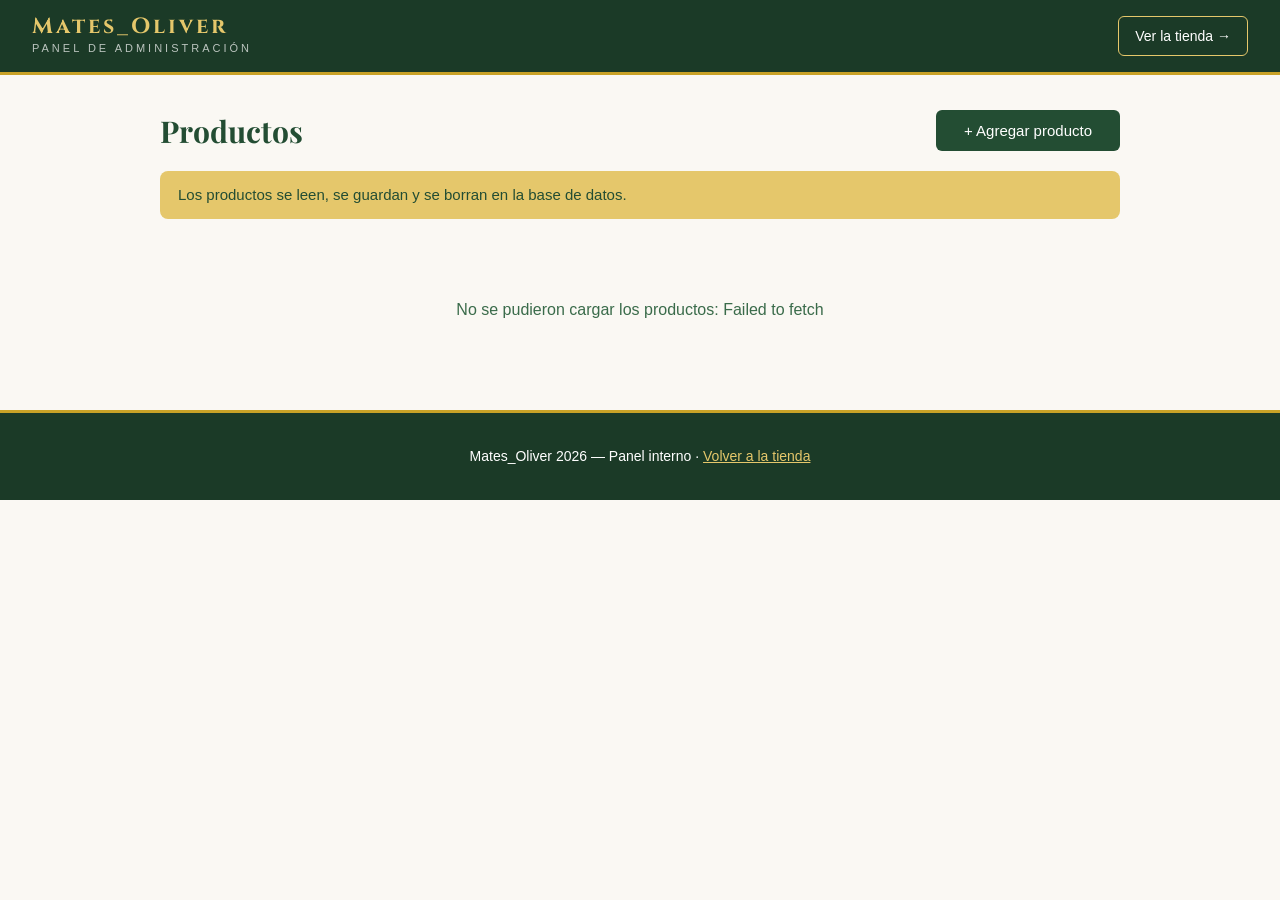
<file: admin.html>
﻿<!DOCTYPE html>
<html lang="es">
<head>
  <meta charset="UTF-8">
  <meta name="viewport" content="width=device-width, initial-scale=1.0">
  <title>Panel de administración - Mates_Oliver</title>
  <link href="https://fonts.googleapis.com/css2?family=Cinzel:wght@700&family=Playfair+Display:wght@700&display=swap" rel="stylesheet">
  <link rel="stylesheet" href="style.css">
</head>
<body>

  <!-- Header propio del panel: no lleva el menú de la tienda porque
       el admin no compra, administra. -->
  <header class="admin-header">
    <a class="admin-marca" href="admin.html">
      <h1>Mates_Oliver</h1>
      <span>Panel de administración</span>
    </a>
    <a class="admin-volver" href="index.html">Ver la tienda →</a>
  </header>

  <main class="admin-main">
    <section>

      <div class="admin-titulo">
        <h2>Productos</h2>
        <button type="button" id="boton-agregar" class="admin-boton-agregar"
                aria-expanded="false" aria-controls="form-producto">
          + Agregar producto
        </button>
      </div>

      <p class="aviso-panel">
        Los productos se leen, se guardan y se borran en la base de datos.
      </p>

      <!-- Arranca escondido: el CSS lo muestra cuando tiene la clase abierto. -->
      <form id="form-producto" class="form-panel admin-formulario" action="#" method="post">

        <fieldset class="grupo-campos">
          <legend>Datos del producto</legend>

          <div class="campo">
            <label for="producto-nombre">Nombre del producto</label>
            <input type="text" id="producto-nombre" name="nombre" required
                   autocomplete="off" placeholder="Mate Comando claro">
          </div>

          <div class="campo">
            <label for="producto-categoria">Categoría</label>
            <select id="producto-categoria" name="categoria" required>
              <option value="mates-calabaza">Mates de calabaza</option>
              <option value="mates-madera">Mates de madera</option>
              <option value="bombillas-alpaca">Bombillas de alpaca</option>
              <option value="yerbas">Yerbas</option>
              <option value="termos">Termos</option>
            </select>
          </div>

          <div class="campo">
            <label for="producto-especialidad">Especialidad o marca</label>
            <input type="text" id="producto-especialidad" name="especialidad" required
                   autocomplete="off" placeholder="Comando">
          </div>

          <div class="campo">
            <label for="producto-color">Color (solo mates)</label>
            <input type="text" id="producto-color" name="color"
                   autocomplete="off" placeholder="Claro">
          </div>

          <div class="campo ancho-total">
            <label for="producto-descripcion">Descripción</label>
            <textarea id="producto-descripcion" name="descripcion" rows="3" required
                      placeholder="Calabaza forrada en cuero, virola de alpaca."></textarea>
          </div>

        </fieldset>

        <fieldset class="grupo-campos">
          <legend>Precios, stock y foto</legend>

          <div class="campo">
            <label for="producto-precio-lista">Precio de lista</label>
            <input type="number" id="producto-precio-lista" name="precio-lista"
                   required min="0" placeholder="85000">
          </div>

          <div class="campo">
            <label for="producto-precio-final">Precio final</label>
            <input type="number" id="producto-precio-final" name="precio-final"
                   required min="0" placeholder="68000">
          </div>

          <div class="campo">
            <label for="producto-stock">Stock</label>
            <input type="number" id="producto-stock" name="stock"
                   required min="0" placeholder="5">
          </div>

          <div class="campo">
            <label for="producto-foto">Ruta o URL de la foto</label>
            <input type="text" id="producto-foto" name="foto" required
                   placeholder="fotos/mate-comando-claro.jpeg">
          </div>

        </fieldset>

        <div class="ancho-total">
          <button type="submit">Guardar producto</button>
        </div>

      </form>

      <!-- Queda afuera del form: así se sigue viendo cuando el form se cierra. -->
      <p id="aviso-admin" class="admin-aviso" role="status" aria-live="polite"></p>

      <ul id="lista-productos" class="admin-lista">
      </ul>

    </section>
  </main>

  <footer class="admin-footer">
    <p>Mates_Oliver 2026 — Panel interno · <a href="index.html">Volver a la tienda</a></p>
  </footer>

  <script src="admin.js"></script>
</body>
</html>
</file>
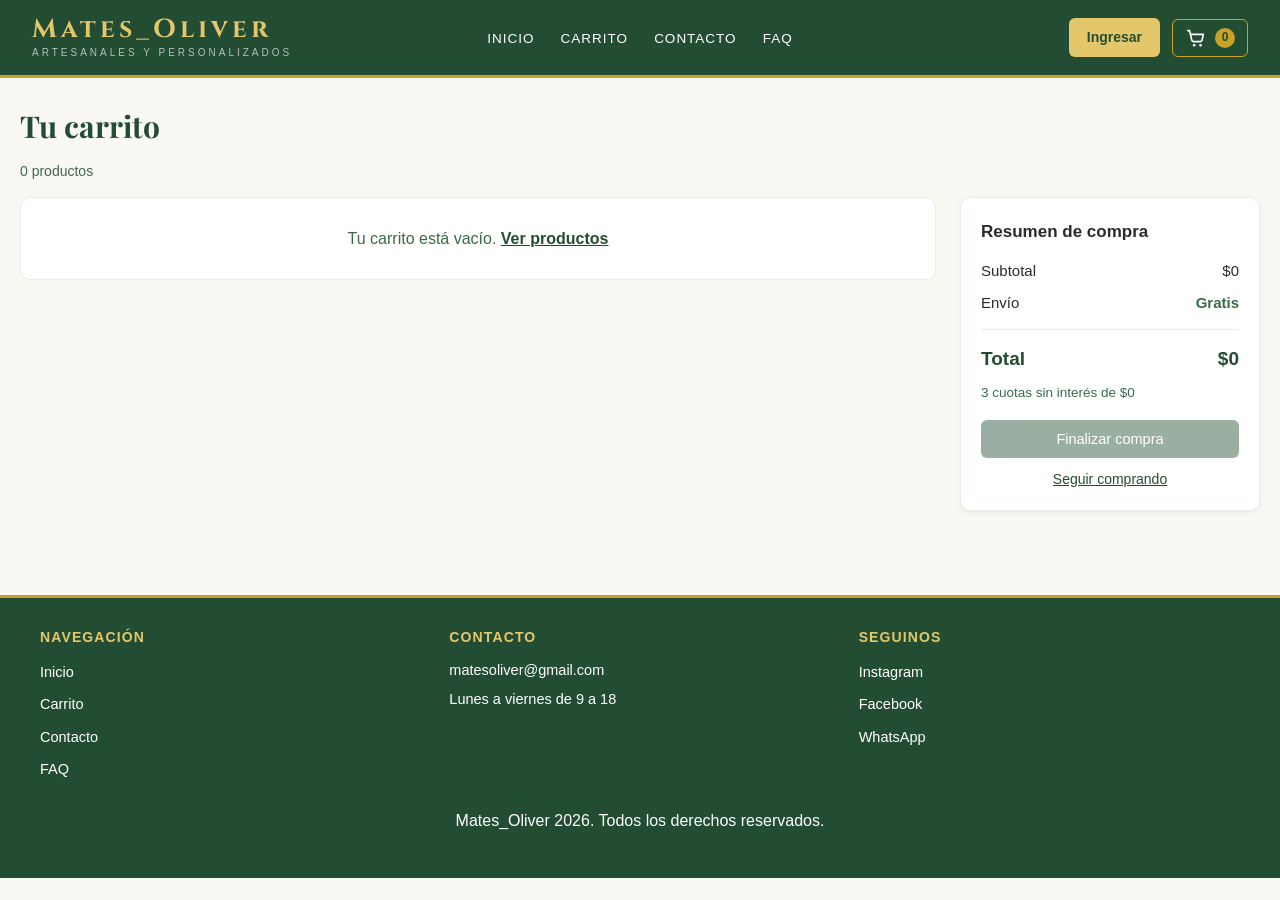
<file: carrito.html>
﻿<!DOCTYPE html>
<html lang="es">
<head>
  <meta charset="UTF-8">
  <meta name="viewport" content="width=device-width, initial-scale=1.0">
  <title>Carrito - Mates_Oliver</title>
  <link href="https://fonts.googleapis.com/css2?family=Cinzel:wght@700&family=Playfair+Display:wght@700&display=swap" rel="stylesheet">
  <link rel="stylesheet" href="style.css">
</head>
<body>

  <header>

    <div class="barra-superior">

      <a class="marca" href="index.html">
        <h1>Mates_Oliver</h1>
        <span class="marca-lema">Artesanales y personalizados</span>
      </a>

      <nav>
        <ul>
          <li><a href="index.html">Inicio</a></li>
          <li><a href="carrito.html">Carrito</a></li>
          <li><a href="contacto.html">Contacto</a></li>
          <li><a href="faq.html">FAQ</a></li>
        </ul>
      </nav>

      <div class="acciones">

        <a class="boton-sesion" href="login.html">Ingresar</a>

        <a class="carrito-link" href="carrito.html">
          <svg class="icono-carrito" viewBox="0 0 24 24" aria-hidden="true">
            <path d="M3 4h2l2.4 10.4a2 2 0 0 0 2 1.6h7.2a2 2 0 0 0 2-1.6L20 8H7"/>
            <circle cx="10" cy="20" r="1.4"/>
            <circle cx="17" cy="20" r="1.4"/>
          </svg>
          <span class="carrito-numero">0</span>
          <span class="oculto">productos en el carrito</span>
        </a>

      </div>

    </div>

  </header>

  <main>
    <section class="carrito">

      <h2>Tu carrito</h2>
      <p class="carrito-cantidad">0 productos</p>

      <div class="carrito-columnas">

        <!-- Vacia a proposito: carrito.js la llena con lo que hay en localStorage. -->
        <div class="carrito-lista"></div>

        <div class="resumen">

          <h3>Resumen de compra</h3>

          <p class="linea"><span>Subtotal</span><span id="subtotal">$0</span></p>
          <p class="linea"><span>Envío</span><span class="gratis">Gratis</span></p>
          <p class="linea total"><span>Total</span><span id="total">$0</span></p>

          <p class="cuotas">3 cuotas sin interés de $0</p>

          <button type="button" class="boton-comprar">Finalizar compra</button>
          <a class="seguir" href="index.html">Seguir comprando</a>

        </div>

      </div>

    </section>
  </main>

  <footer>

  <div class="pie-columnas">

    <div>
      <h3>Navegación</h3>
      <ul>
        <li><a href="index.html">Inicio</a></li>
        <li><a href="carrito.html">Carrito</a></li>
        <li><a href="contacto.html">Contacto</a></li>
        <li><a href="faq.html">FAQ</a></li>
      </ul>
    </div>

    <div>
      <h3>Contacto</h3>
      <p>matesoliver@gmail.com</p>
      <p>Lunes a viernes de 9 a 18</p>
    </div>

    <div>
      <h3>Seguinos</h3>
      <ul>
        <li><a href="https://www.instagram.com">Instagram</a></li>
        <li><a href="https://www.facebook.com">Facebook</a></li>
        <li><a href="https://wa.me/">WhatsApp</a></li>
      </ul>
    </div>

  </div>

  <p>Mates_Oliver 2026. Todos los derechos reservados.</p>

</footer>

  <!-- Ventana de pago. Reusa .fondo-ficha y .ficha de la tienda, así
       que el fondo oscuro, la animación y la × ya vienen hechos. -->
  <div class="fondo-ficha" id="fondo-pago">
    <div class="ficha ficha-pago">
      <button class="cerrar-ficha" type="button" aria-label="Cerrar pago">&times;</button>

      <!-- Parte 1: el formulario, en tres pasos como en las tiendas
           online: tus datos, la entrega y el pago. -->
      <form class="form-pago" id="form-pago">
        <h3 class="ficha-titulo">Finalizar compra</h3>
        <p class="ficha-subtitulo">Total a pagar: <strong id="pago-total">$0</strong></p>

        <p class="aviso-pago">
          Es una simulación: no se cobra nada y los datos no se guardan.
          Usá datos inventados, nunca los de una tarjeta de verdad.
        </p>

        <fieldset class="grupo-pago">
          <legend>1. Tus datos</legend>

          <div class="campo">
            <label for="comprador-nombre">Nombre y apellido</label>
            <input type="text" id="comprador-nombre" name="nombre" required
                   autocomplete="name" placeholder="Juan Pérez">
          </div>

          <div class="campo">
            <label for="comprador-email">Email</label>
            <input type="email" id="comprador-email" name="email" required
                   autocomplete="email" placeholder="juan@ejemplo.com">
          </div>

          <div class="pago-fila">
            <div class="campo">
              <label for="comprador-telefono">Teléfono</label>
              <input type="tel" id="comprador-telefono" name="telefono" required
                     autocomplete="tel" pattern="[0-9 +\-]{8,20}"
                     title="Solo números, espacios, + o guiones"
                     placeholder="11 2345 6789">
            </div>

            <div class="campo">
              <label for="comprador-dni">DNI</label>
              <input type="text" id="comprador-dni" name="dni" required
                     inputmode="numeric" maxlength="8" pattern="[0-9]{7,8}"
                     title="7 u 8 números, sin puntos" placeholder="30123456">
            </div>
          </div>
        </fieldset>

        <fieldset class="grupo-pago">
          <legend>2. Entrega</legend>

          <div class="opciones-entrega">
            <label class="opcion-entrega">
              <input type="radio" name="entrega" id="entrega-envio" value="envio" checked>
              <span>Envío a domicilio</span>
              <span class="gratis">Gratis</span>
            </label>

            <label class="opcion-entrega">
              <input type="radio" name="entrega" id="entrega-retiro" value="retiro">
              <span>Retiro en el local</span>
              <span class="gratis">Gratis</span>
            </label>
          </div>

          <!-- Un fieldset con disabled saca a sus campos de la validación:
               si retira en el local, no le pedimos la dirección. -->
          <fieldset class="zona-direccion" id="zona-direccion">

            <div class="pago-fila">
              <div class="campo">
                <label for="envio-calle">Calle</label>
                <input type="text" id="envio-calle" name="calle" required
                       autocomplete="address-line1" placeholder="Av. Rivadavia">
              </div>

              <div class="campo">
                <label for="envio-numero">Número</label>
                <input type="text" id="envio-numero" name="numero-calle" required
                       inputmode="numeric" pattern="[0-9]{1,6}"
                       title="Solo números" placeholder="5000">
              </div>
            </div>

            <div class="pago-fila">
              <div class="campo">
                <label for="envio-piso">Piso / Depto (opcional)</label>
                <input type="text" id="envio-piso" name="piso"
                       autocomplete="address-line2" placeholder="3° B">
              </div>

              <div class="campo">
                <label for="envio-cp">Código postal</label>
                <input type="text" id="envio-cp" name="codigo-postal" required
                       autocomplete="postal-code" maxlength="8"
                       pattern="[A-Za-z0-9]{4,8}" title="Entre 4 y 8 letras o números"
                       placeholder="1406">
              </div>
            </div>

            <div class="pago-fila">
              <div class="campo">
                <label for="envio-ciudad">Ciudad</label>
                <input type="text" id="envio-ciudad" name="ciudad" required
                       autocomplete="address-level2" placeholder="Caballito">
              </div>

              <div class="campo">
                <label for="envio-provincia">Provincia</label>
                <select id="envio-provincia" name="provincia" required>
                  <option value="">Elegí una</option>
                  <option>Buenos Aires</option>
                  <option>Ciudad de Buenos Aires</option>
                  <option>Catamarca</option>
                  <option>Chaco</option>
                  <option>Chubut</option>
                  <option>Córdoba</option>
                  <option>Corrientes</option>
                  <option>Entre Ríos</option>
                  <option>Formosa</option>
                  <option>Jujuy</option>
                  <option>La Pampa</option>
                  <option>La Rioja</option>
                  <option>Mendoza</option>
                  <option>Misiones</option>
                  <option>Neuquén</option>
                  <option>Río Negro</option>
                  <option>Salta</option>
                  <option>San Juan</option>
                  <option>San Luis</option>
                  <option>Santa Cruz</option>
                  <option>Santa Fe</option>
                  <option>Santiago del Estero</option>
                  <option>Tierra del Fuego</option>
                  <option>Tucumán</option>
                </select>
              </div>
            </div>

            <div class="campo">
              <label for="envio-indicaciones">Indicaciones para el envío (opcional)</label>
              <textarea id="envio-indicaciones" name="indicaciones" rows="2"
                        placeholder="Entre calles, timbre, horario en que hay alguien..."></textarea>
            </div>

          </fieldset>

          <p class="retiro-info">
            Te avisamos por email cuando tu pedido esté listo para retirar.
            Horario: lunes a viernes de 9 a 18.
          </p>
        </fieldset>

        <fieldset class="grupo-pago">
          <legend>3. Pago con tarjeta</legend>

          <div class="campo">
            <label for="pago-titular">Nombre como figura en la tarjeta</label>
            <input type="text" id="pago-titular" name="titular" required
                   autocomplete="off" pattern="[A-Za-zÁÉÍÓÚáéíóúÑñ ]{3,}"
                   title="Solo letras y espacios"
                   placeholder="JUAN PEREZ">
          </div>

          <div class="campo">
            <label for="pago-numero">Número de tarjeta</label>
            <input type="text" id="pago-numero" name="numero" required
                   autocomplete="off" inputmode="numeric" maxlength="16"
                   pattern="[0-9]{16}" title="16 números, sin espacios"
                   placeholder="4000000000000000">
          </div>

          <div class="pago-fila">
            <div class="campo">
              <label for="pago-vencimiento">Vencimiento</label>
              <input type="text" id="pago-vencimiento" name="vencimiento" required
                     autocomplete="off" maxlength="5"
                     pattern="(0[1-9]|1[0-2])/[0-9]{2}" title="Mes y año: MM/AA"
                     placeholder="MM/AA">
            </div>

            <div class="campo">
              <label for="pago-codigo">Código de seguridad</label>
              <input type="text" id="pago-codigo" name="codigo" required
                     autocomplete="off" inputmode="numeric" maxlength="4"
                     pattern="[0-9]{3,4}" title="3 o 4 números"
                     placeholder="123">
            </div>
          </div>

          <div class="campo">
            <label for="pago-cuotas">Cuotas</label>
            <!-- El texto de cada opción lo completa carrito.js con el total. -->
            <select id="pago-cuotas" name="cuotas">
              <option value="1">1 pago</option>
              <option value="3">3 cuotas sin interés</option>
            </select>
          </div>
        </fieldset>

        <p id="estado-pago" class="estado-pago" role="status" aria-live="polite"></p>

        <button type="submit" class="boton-comprar">Pagar</button>
      </form>

      <!-- Parte 2: el comprobante. Se ve cuando la ficha tiene la clase aprobado. -->
      <div class="pago-aprobado">
        <h3 class="ficha-titulo">¡Pago aprobado!</h3>
        <p class="ficha-subtitulo">Pedido <strong id="numero-pedido"></strong></p>

        <!-- carrito.js arma una línea por cada dato del pedido. -->
        <ul class="comprobante" id="comprobante"></ul>

        <p class="comprobante-nota">Guardá el número de pedido para cualquier consulta.</p>
        <a class="boton-comprar" href="index.html">Volver a la tienda</a>
      </div>

    </div>
  </div>

<script src="carrito-guardado.js"></script>
    <script src="carrito.js"></script>
</body>
</html>
</file>
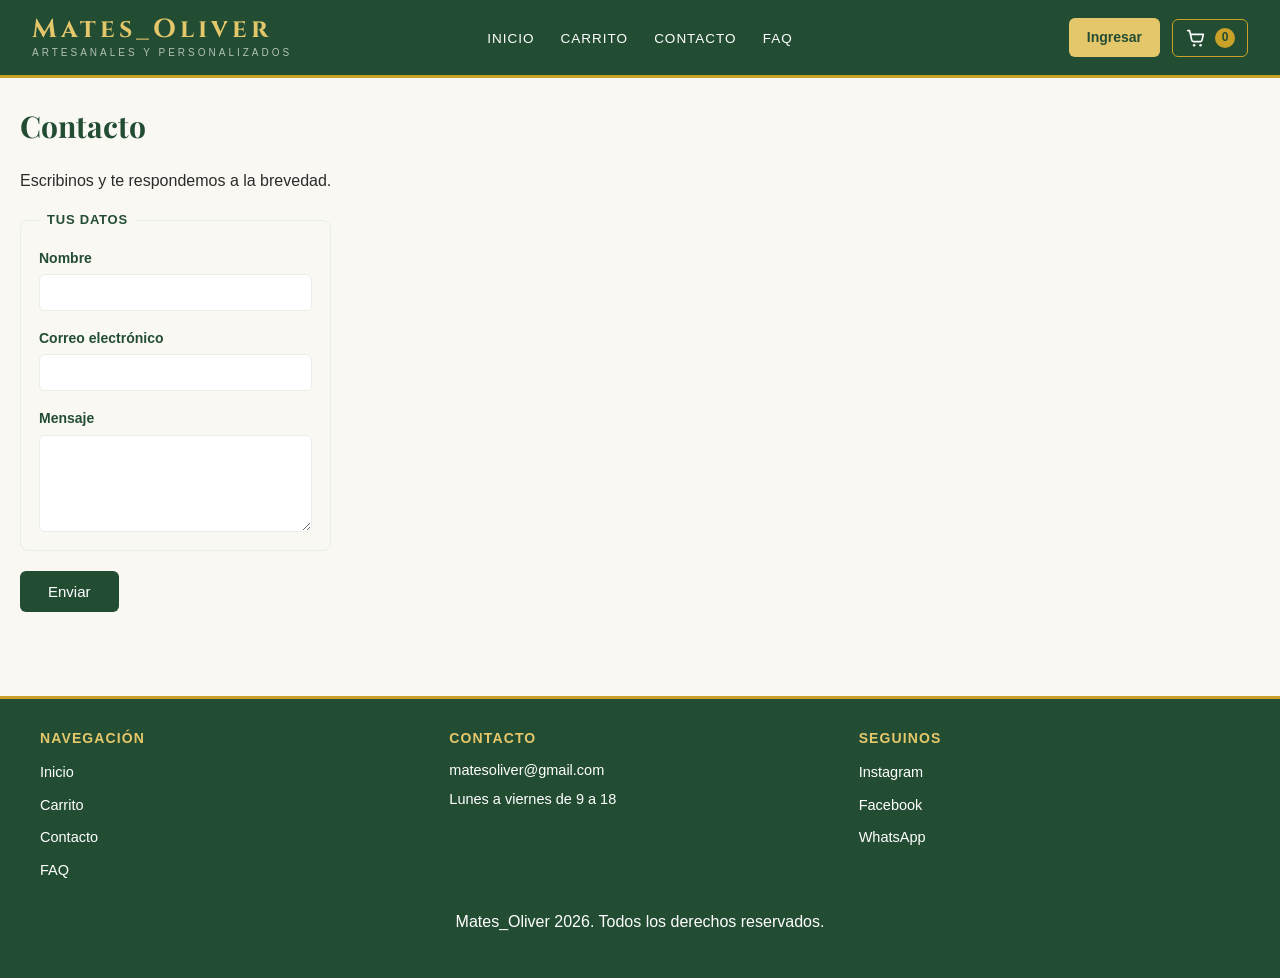
<file: contacto.html>
﻿<!DOCTYPE html>
<html lang="es">
<head>
  <meta charset="UTF-8">
  <meta name="viewport" content="width=device-width, initial-scale=1.0">
  <title>Contacto - Mates_Oliver</title>
  <link href="https://fonts.googleapis.com/css2?family=Cinzel:wght@700&family=Playfair+Display:wght@700&display=swap" rel="stylesheet">
  <link rel="stylesheet" href="style.css">
</head>
<body>

  <header>

    <div class="barra-superior">

      <a class="marca" href="index.html">
        <h1>Mates_Oliver</h1>
        <span class="marca-lema">Artesanales y personalizados</span>
      </a>

      <nav>
        <ul>
          <li><a href="index.html">Inicio</a></li>
          <li><a href="carrito.html">Carrito</a></li>
          <li><a href="contacto.html">Contacto</a></li>
          <li><a href="faq.html">FAQ</a></li>
        </ul>
      </nav>

      <div class="acciones">

        <a class="boton-sesion" href="login.html">Ingresar</a>

        <a class="carrito-link" href="carrito.html">
          <svg class="icono-carrito" viewBox="0 0 24 24" aria-hidden="true">
            <path d="M3 4h2l2.4 10.4a2 2 0 0 0 2 1.6h7.2a2 2 0 0 0 2-1.6L20 8H7"/>
            <circle cx="10" cy="20" r="1.4"/>
            <circle cx="17" cy="20" r="1.4"/>
          </svg>
          <span class="carrito-numero">0</span>
          <span class="oculto">productos en el carrito</span>
        </a>

      </div>

    </div>

  </header>

  <main>
    <section>

      <h2>Contacto</h2>

      <p>Escribinos y te respondemos a la brevedad.</p>

      <form class="form-contacto" action="#" method="post">

        <fieldset class="grupo-campos">
          <legend>Tus datos</legend>

          <div class="campo">
            <label for="contacto-nombre">Nombre</label>
            <input type="text" id="contacto-nombre" name="nombre"
                   autocomplete="name" required>
          </div>

          <div class="campo">
            <label for="contacto-email">Correo electrónico</label>
            <input type="email" id="contacto-email" name="email"
                   autocomplete="email" required>
          </div>

          <div class="campo">
            <label for="contacto-mensaje">Mensaje</label>
            <textarea id="contacto-mensaje" name="mensaje" rows="5"
                      required></textarea>
          </div>

        </fieldset>

        <button type="submit">Enviar</button>

      </form>
    </section>
  </main>

  <footer>

  <div class="pie-columnas">

    <div>
      <h3>Navegación</h3>
      <ul>
        <li><a href="index.html">Inicio</a></li>
        <li><a href="carrito.html">Carrito</a></li>
        <li><a href="contacto.html">Contacto</a></li>
        <li><a href="faq.html">FAQ</a></li>
      </ul>
    </div>

    <div>
      <h3>Contacto</h3>
      <p>matesoliver@gmail.com</p>
      <p>Lunes a viernes de 9 a 18</p>
    </div>

    <div>
      <h3>Seguinos</h3>
      <ul>
        <li><a href="https://www.instagram.com">Instagram</a></li>
        <li><a href="https://www.facebook.com">Facebook</a></li>
        <li><a href="https://wa.me/">WhatsApp</a></li>
      </ul>
    </div>

  </div>

  <p>Mates_Oliver 2026. Todos los derechos reservados.</p>

</footer>
<script src="carrito-guardado.js"></script>
</body>
</html>
</file>
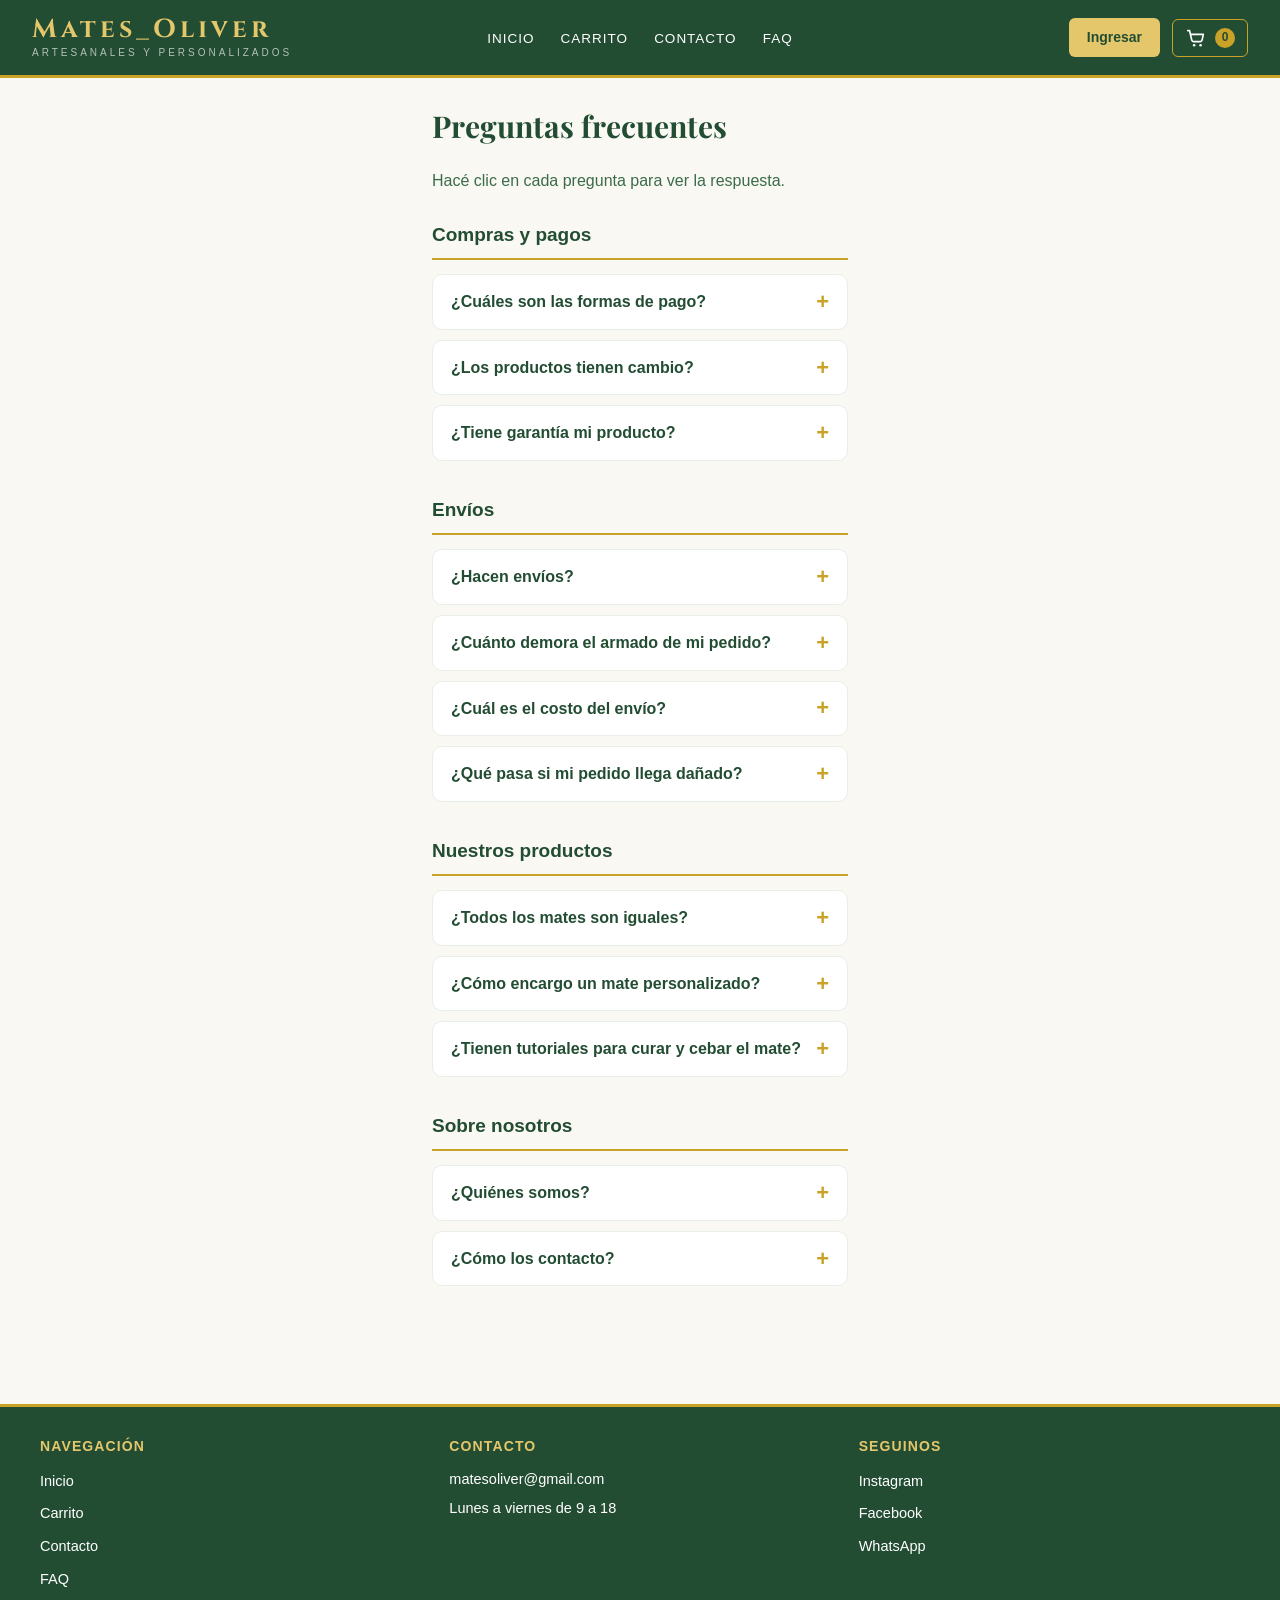
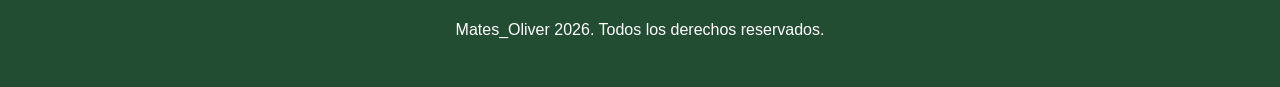
<file: faq.html>
<!DOCTYPE html>
<html lang="es">
<head>
  <meta charset="UTF-8">
  <meta name="viewport" content="width=device-width, initial-scale=1.0">
  <title>Preguntas frecuentes - Mates_Oliver</title>
  <link href="https://fonts.googleapis.com/css2?family=Cinzel:wght@700&family=Playfair+Display:wght@700&display=swap" rel="stylesheet">
  <link rel="stylesheet" href="style.css">
</head>
<body>

  <header>

    <div class="barra-superior">

      <a class="marca" href="index.html">
        <h1>Mates_Oliver</h1>
        <span class="marca-lema">Artesanales y personalizados</span>
      </a>

      <nav>
        <ul>
          <li><a href="index.html">Inicio</a></li>
          <li><a href="carrito.html">Carrito</a></li>
          <li><a href="contacto.html">Contacto</a></li>
          <li><a href="faq.html">FAQ</a></li>
        </ul>
      </nav>

      <div class="acciones">

        <a class="boton-sesion" href="login.html">Ingresar</a>

        <a class="carrito-link" href="carrito.html">
          <svg class="icono-carrito" viewBox="0 0 24 24" aria-hidden="true">
            <path d="M3 4h2l2.4 10.4a2 2 0 0 0 2 1.6h7.2a2 2 0 0 0 2-1.6L20 8H7"/>
            <circle cx="10" cy="20" r="1.4"/>
            <circle cx="17" cy="20" r="1.4"/>
          </svg>
          <span class="carrito-numero">0</span>
          <span class="oculto">productos en el carrito</span>
        </a>

      </div>

    </div>

  </header>

  <main>
    <section class="faq-contenido">

      <h2>Preguntas frecuentes</h2>
      <p class="faq-bajada">Hacé clic en cada pregunta para ver la respuesta.</p>

      <div class="faq-grupo">
        <h3>Compras y pagos</h3>

        <details class="faq-item">
          <summary>¿Cuáles son las formas de pago?</summary>
          <div class="faq-respuesta">
            <p>Podés pagar con tarjeta de débito o crédito en 3 y 6 cuotas sin
               interés con cualquier tarjeta, seleccionando <strong>MercadoPago</strong>
               al momento del pago.</p>
            <p>También podés abonar por <strong>transferencia bancaria</strong> y
               aprovechar un <strong>20% de descuento extra</strong>.</p>
            <p>Si retirás tu pedido en nuestro local, podés pagar en efectivo.</p>
          </div>
        </details>

        <details class="faq-item">
          <summary>¿Los productos tienen cambio?</summary>
          <div class="faq-respuesta">
            <p>Sí. Si recibiste algo con una falla o simplemente no era lo que
               esperabas, lo cambiamos.</p>
            <ul>
              <li>El plazo para pedir el cambio es de <strong>48 horas</strong>
                  desde que recibiste el pedido.</li>
              <li>Podés traerlo, escribirnos por WhatsApp o mandarlo por encomienda.</li>
              <li>Los costos de envío del cambio quedan a cargo del comprador.</li>
            </ul>
          </div>
        </details>

        <details class="faq-item">
          <summary>¿Tiene garantía mi producto?</summary>
          <div class="faq-respuesta">
            <p>Sí. Todos nuestros productos tienen <strong>30 días de garantía</strong>
               por fallas de fabricación que afecten su correcto funcionamiento.
               Los termos de acero quedan fuera de esta garantía.</p>
            <p>Controlamos cada mate, bombilla, termo y accesorio antes de
               despacharlo. Si detectamos una falla de fábrica, evaluamos el
               producto y hacemos el cambio o la solución que corresponda.</p>
            <p>Al ser productos artesanales hechos con materiales naturales como
               madera, calabaza y cuero, cada pieza es única. Pueden existir
               diferencias de tamaño, forma, color, vetas, textura, costuras o
               terminaciones entre un producto y otro.</p>
            <p>El uso cotidiano, el agua, la humedad y la yerba también generan
               cambios estéticos naturales: decoloraciones, manchas, desgaste de
               la pintura, variaciones de tono o marcas propias del material.
               Eso es el envejecimiento normal del producto y
               <strong>no se considera una falla de fabricación</strong>.</p>
            <p>Si creés que tu producto tiene un defecto de fábrica, escribinos
               con fotos y evaluamos tu caso.</p>
          </div>
        </details>
      </div>

      <div class="faq-grupo">
        <h3>Envíos</h3>

        <details class="faq-item">
          <summary>¿Hacen envíos?</summary>
          <div class="faq-respuesta">
            <p>Sí. Podés cotizar el valor con tu código postal al abrir un
               producto en la tienda.</p>
            <ul>
              <li>Envíos express a domicilio en <strong>CABA</strong>.</li>
              <li>Envíos por <strong>OCA</strong> a todo el país.</li>
              <li>Al interior, también por el transporte o expreso que elijas.</li>
            </ul>
          </div>
        </details>

        <details class="faq-item">
          <summary>¿Cuánto demora el armado de mi pedido?</summary>
          <div class="faq-respuesta">
            <p><strong>Plazo habitual:</strong> entre 3 y 5 días. La duración
               exacta depende de la cantidad y el volumen de lo que pidas.</p>
            <p><strong>Temporada alta:</strong> en fechas comerciales como el Día
               del Padre, el Día de la Madre y Navidad la demanda sube mucho y la
               preparación puede demorar unos días más.</p>
            <p>En esas fechas te recomendamos hacer el pedido con tiempo.</p>
          </div>
        </details>

        <details class="faq-item">
          <summary>¿Cuál es el costo del envío?</summary>
          <div class="faq-respuesta">
            <p>No cobramos gastos de acarreo ni de embalaje. Llevamos tu pedido
               sin cargo hasta la sucursal del expreso o transporte que elijas.</p>
            <p>El precio final del flete lo determina la empresa de transporte,
               porque se calcula por cantidad de bultos, peso y tamaño.
               <strong>El costo del envío siempre queda a cargo del comprador</strong>
               y se abona en destino.</p>
            <p>Si nos decís tu localidad te pasamos un valor aproximado para que
               puedas planificar la compra. Y si no tenés un expreso de confianza,
               te recomendamos uno que opere en tu zona.</p>
          </div>
        </details>

        <details class="faq-item">
          <summary>¿Qué pasa si mi pedido llega dañado?</summary>
          <div class="faq-respuesta">
            <p class="faq-aviso">Si tu caja llega con daños del viaje, abrí la
               encomienda <strong>delante del repartidor</strong> o del encargado
               de la empresa de transporte. Así podés hacer el reclamo en el
               momento y directamente a quien corresponde.</p>
            <p>Las encomiendas salen de fábrica bien embaladas, con todos los
               productos controlados y en perfecto estado, y van aseguradas con
               el seguro que dispone cada empresa de envío.</p>
            <p>Los hurtos, roturas o extravíos ocurridos durante el viaje quedan
               bajo responsabilidad de la empresa de transporte. Mates_Oliver no
               se responsabiliza por esos hechos ni por las demoras del transporte.</p>
          </div>
        </details>
      </div>

      <div class="faq-grupo">
        <h3>Nuestros productos</h3>

        <details class="faq-item">
          <summary>¿Todos los mates son iguales?</summary>
          <div class="faq-respuesta">
            <p>No. El trabajo de todos nuestros mates es <strong>100% artesanal</strong>,
               así que no existen dos unidades iguales.</p>
            <p>En los mates de calabaza, al hacerse sobre un fruto natural, los
               tamaños y las formas varían constantemente.</p>
          </div>
        </details>

        <details class="faq-item">
          <summary>¿Cómo encargo un mate personalizado?</summary>
          <div class="faq-respuesta">
            <p>Es fácil: escribinos desde la
               <a href="contacto.html">página de contacto</a> y te guiamos paso
               a paso con el escudo y los materiales que quieras.</p>
            <p>También te asesoramos por WhatsApp o por el chat de Instagram.
               No dudes en consultarnos.</p>
          </div>
        </details>

        <details class="faq-item">
          <summary>¿Tienen tutoriales para curar y cebar el mate?</summary>
          <div class="faq-respuesta">
            <p>Sí, tenemos una lista de reproducción con todos nuestros tutoriales:</p>
            <p><a href="https://www.youtube.com/playlist?list=PLn-jRXPvihgPHftlR5oMDCuzeOWy2on34">
               Ver los tutoriales en YouTube</a></p>
          </div>
        </details>
      </div>

      <div class="faq-grupo">
        <h3>Sobre nosotros</h3>

        <details class="faq-item">
          <summary>¿Quiénes somos?</summary>
          <div class="faq-respuesta">
            <p><strong>Mates_Oliver es un emprendimiento familiar.</strong> Con más
               de 5 años de trayectoria, somos el referente en Córdoba para tu
               mate personalizado.</p>
            <p>Nuestro equipo está comprometido con el diseño y la vanguardia, y
               eso nos permite ofrecer productos que combinan una calidad
               inigualable con diseños de última tendencia.</p>
          </div>
        </details>

        <details class="faq-item">
          <summary>¿Cómo los contacto?</summary>
          <div class="faq-respuesta">
            <ul>
              <li><strong>WhatsApp:</strong> 3541-603019, de 10:00 a 20:00 hs.</li>
              <li><strong>Teléfono:</strong> 11-4185-1894, de lunes a viernes de
                  8:00 a 14:00 hs.</li>
              <li><strong>Mail:</strong> matesoliver@gmail.com</li>
              <li><strong>Dirección:</strong> Barrio Militar Gral. Deheza, Sector
                  Oficiales, casa 55, Córdoba.</li>
            </ul>
            <p>También podés escribirnos desde la
               <a href="contacto.html">página de contacto</a>.</p>
          </div>
        </details>
      </div>

    </section>
  </main>

  <footer>

  <div class="pie-columnas">

    <div>
      <h3>Navegación</h3>
      <ul>
        <li><a href="index.html">Inicio</a></li>
        <li><a href="carrito.html">Carrito</a></li>
        <li><a href="contacto.html">Contacto</a></li>
        <li><a href="faq.html">FAQ</a></li>
      </ul>
    </div>

    <div>
      <h3>Contacto</h3>
      <p>matesoliver@gmail.com</p>
      <p>Lunes a viernes de 9 a 18</p>
    </div>

    <div>
      <h3>Seguinos</h3>
      <ul>
        <li><a href="https://www.instagram.com">Instagram</a></li>
        <li><a href="https://www.facebook.com">Facebook</a></li>
        <li><a href="https://wa.me/">WhatsApp</a></li>
      </ul>
    </div>

  </div>

  <p>Mates_Oliver 2026. Todos los derechos reservados.</p>

</footer>
<script src="carrito-guardado.js"></script>
</body>
</html>
</file>
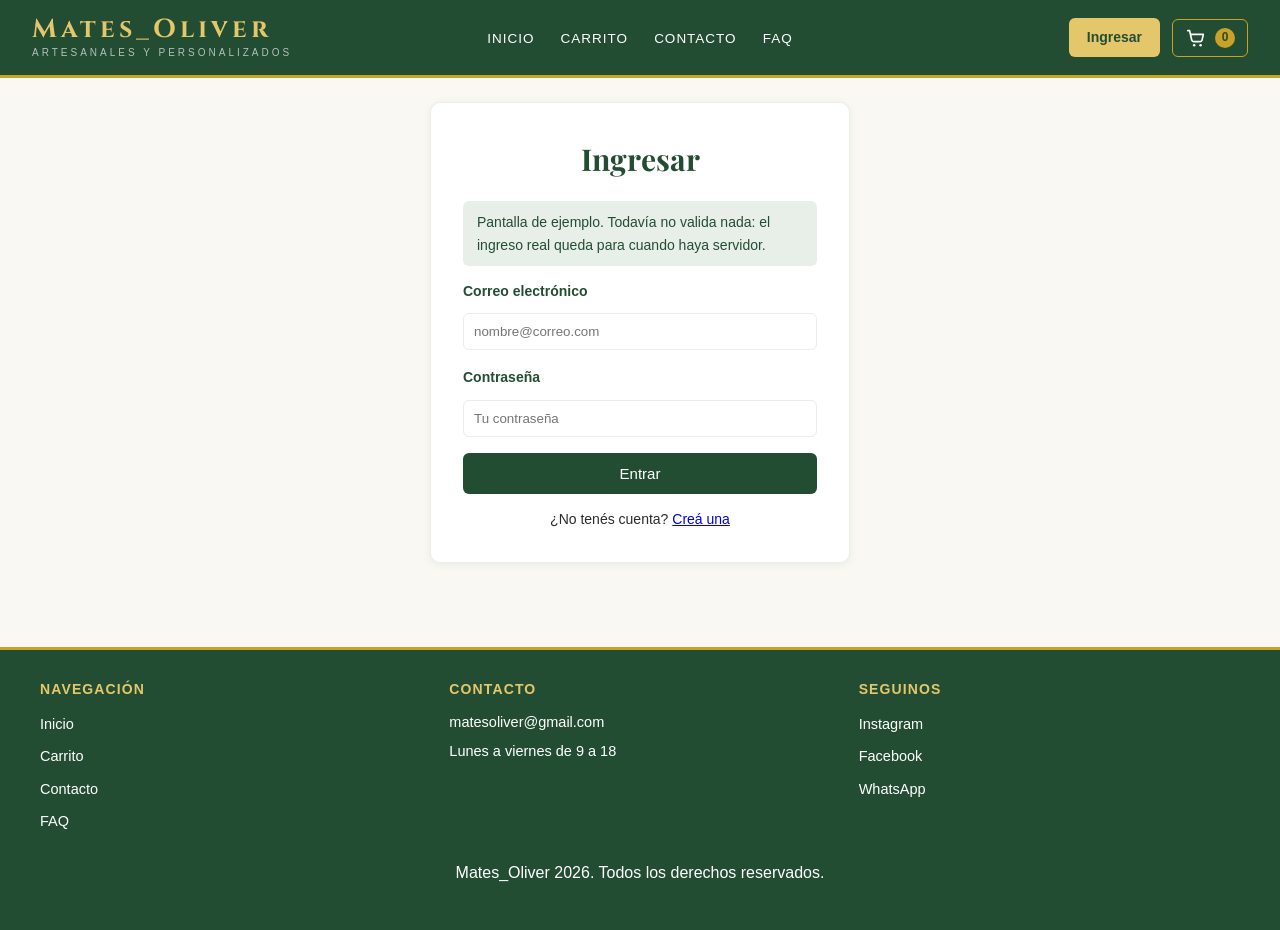
<file: login.html>
<!DOCTYPE html>
<html lang="es">
<head>
  <meta charset="UTF-8">
  <meta name="viewport" content="width=device-width, initial-scale=1.0">
  <title>Ingresar - Mates_Oliver</title>
  <link href="https://fonts.googleapis.com/css2?family=Cinzel:wght@700&family=Playfair+Display:wght@700&display=swap" rel="stylesheet">
  <link rel="stylesheet" href="style.css">
</head>
<body>

  <header>

    <div class="barra-superior">

      <a class="marca" href="index.html">
        <h1>Mates_Oliver</h1>
        <span class="marca-lema">Artesanales y personalizados</span>
      </a>

      <nav>
        <ul>
          <li><a href="index.html">Inicio</a></li>
          <li><a href="carrito.html">Carrito</a></li>
          <li><a href="contacto.html">Contacto</a></li>
          <li><a href="faq.html">FAQ</a></li>
        </ul>
      </nav>

      <div class="acciones">

        <a class="boton-sesion" href="login.html">Ingresar</a>

        <a class="carrito-link" href="carrito.html">
          <svg class="icono-carrito" viewBox="0 0 24 24" aria-hidden="true">
            <path d="M3 4h2l2.4 10.4a2 2 0 0 0 2 1.6h7.2a2 2 0 0 0 2-1.6L20 8H7"/>
            <circle cx="10" cy="20" r="1.4"/>
            <circle cx="17" cy="20" r="1.4"/>
          </svg>
          <span class="carrito-numero">0</span>
          <span class="oculto">productos en el carrito</span>
        </a>

      </div>

    </div>

  </header>
<main>
    <section class="caja-sesion">

      <h2>Ingresar</h2>

      <p class="aviso-sesion" role="status" aria-live="polite">
        Pantalla de ejemplo. Todavía no valida nada: el ingreso real
        queda para cuando haya servidor.
      </p>

      <form class="form-sesion" action="#" method="post">

        <div class="campo">
          <label for="sesion-email">Correo electrónico</label>
          <input type="email" id="sesion-email" name="email"
                 placeholder="nombre@correo.com"
                 autocomplete="email" required>
        </div>

        <div class="campo">
          <label for="sesion-clave">Contraseña</label>
          <input type="password" id="sesion-clave" name="clave"
                 placeholder="Tu contraseña"
                 autocomplete="current-password" required>
        </div>

        <button type="submit">Entrar</button>

      </form>

      <p class="pie-sesion">
        ¿No tenés cuenta? <a href="#">Creá una</a>
      </p>

    </section>
  </main>
    <footer>

  <div class="pie-columnas">

    <div>
      <h3>Navegación</h3>
      <ul>
        <li><a href="index.html">Inicio</a></li>
        <li><a href="carrito.html">Carrito</a></li>
        <li><a href="contacto.html">Contacto</a></li>
        <li><a href="faq.html">FAQ</a></li>
      </ul>
    </div>

    <div>
      <h3>Contacto</h3>
      <p>matesoliver@gmail.com</p>
      <p>Lunes a viernes de 9 a 18</p>
    </div>

    <div>
      <h3>Seguinos</h3>
      <ul>
        <li><a href="https://www.instagram.com">Instagram</a></li>
        <li><a href="https://www.facebook.com">Facebook</a></li>
        <li><a href="https://wa.me/">WhatsApp</a></li>
      </ul>
    </div>

  </div>

  <p>Mates_Oliver 2026. Todos los derechos reservados.</p>

</footer>
<script src="carrito-guardado.js"></script>
  <script src="login.js"></script>
</body>
</html>
</file>
<file: style.css>
/* ===== Paleta: verde y dorado ===== */
:root {
  --verde-oscuro: #234d33;
  --verde: #3a6b4a;
  --verde-claro: #e8efe9;
  --dorado: #c9a227;
  --dorado-claro: #e5c76b;
  --crema: #faf8f3;
  --texto: #2b2b2b;
  --rojo: #9c3a30;
}

/* ===== Base ===== */
* {
  box-sizing: border-box;
}

body {
  margin: 0;
  font-family: "Segoe UI", Arial, sans-serif;
  line-height: 1.6;
  color: var(--texto);
  background-color: var(--crema);
}

/* ===== Header ===== */
header {
  background-color: var(--verde-oscuro);
  color: #ffffff;
  padding: 18px 32px 0;
  text-align: center;
  border-bottom: 3px solid var(--dorado);
  position: sticky;
  top: 0;
  z-index: 100;
}

/* ===== Barra superior: buscador, logo, carrito ===== */
.barra-superior h1 {
  color: var(--dorado-claro);
}
.carrito-link {
  flex: 0 0 auto;
  color: #ffffff;
  text-decoration: none;
  border: 1px solid var(--dorado);
  border-radius: 6px;
  padding: 8px 16px;
  font-size: 14px;
}

.carrito-link:hover {
  background-color: var(--dorado);
  color: var(--verde-oscuro);
}

.oculto {
  position: absolute;
  width: 1px;
  height: 1px;
  overflow: hidden;
  clip-path: inset(50%);
  white-space: nowrap;
}

/* ===== Nav ===== */
nav ul {
  list-style: none;
  margin: 0;
  padding: 0 0 18px 0;
  display: flex;
  flex-wrap: wrap;
  justify-content: center;
  gap: 28px;
}

nav a {
  color: #ffffff;
  text-decoration: none;
  padding-bottom: 4px;
  border-bottom: 2px solid transparent;
}

nav a:hover {
  border-bottom-color: var(--dorado);
}

/* ===== Banner principal ===== */
.hero {
  position: relative;
  max-width: 1200px;
  margin: 32px auto 0;
  border-radius: 10px;
  overflow: hidden;
}

.hero img,
.hero video {
  display: block;
  width: 100%;
  height: 380px;
  object-fit: cover;
}

.hero-texto {
  position: absolute;
  inset: 0;
  display: flex;
  flex-direction: column;
  justify-content: center;
  align-items: flex-start;
  gap: 14px;
  padding: 40px;
  background: linear-gradient(to right, rgba(35, 77, 51, 0.85), rgba(35, 77, 51, 0.15));
}

.hero-texto h2 {
  font-family: "Playfair Display", Georgia, serif;
  font-size: 40px;
  color: #ffffff;
  margin: 0;
  max-width: 16ch;
}

.hero-texto p {
  color: #ffffff;
  font-size: 18px;
  margin: 0;
  max-width: 34ch;
}

.boton {
  display: inline-block;
  background-color: var(--dorado);
  color: var(--verde-oscuro);
  text-decoration: none;
  font-weight: bold;
  padding: 12px 26px;
  border-radius: 6px;
}

.boton:hover {
  background-color: var(--dorado-claro);
}

/* ===== Tarjetas de categoria ===== */
.categorias {
  display: grid;
  grid-template-columns: repeat(auto-fit, minmax(240px, 1fr));
  gap: 20px;
  max-width: 1200px;
  margin: 32px auto;
  padding: 0 32px;
}

.categoria {
  position: relative;
  display: block;
  border-radius: 10px;
  overflow: hidden;
  text-decoration: none;
}

.categoria img {
  display: block;
  width: 100%;
  height: 220px;
  object-fit: cover;
  margin-bottom: 0;
}

.categoria span {
  position: absolute;
  inset: 0;
  display: flex;
  align-items: flex-end;
  padding: 18px;
  background: linear-gradient(to top, rgba(0, 0, 0, 0.62), transparent 60%);
  color: #ffffff;
  font-family: "Playfair Display", Georgia, serif;
  font-size: 26px;
}

.categoria:hover span {
  background: linear-gradient(to top, rgba(35, 77, 51, 0.78), transparent 60%);
}

/* ===== Franja de envio ===== */
.franja {
  background-color: var(--verde-oscuro);
  color: #ffffff;
  text-align: center;
  margin: 0;
  padding: 14px 20px;
  font-size: 15px;
  letter-spacing: 0.05em;
  text-transform: uppercase;
}

/* ===== Layout: filtros izquierda, catalogo centro ===== */
html {
  scroll-behavior: smooth;
}

main {
  display: flex;
  gap: 32px;
  padding: 32px;
  align-items: flex-start;
}

aside {
  min-width: 0;
  background-color: #ffffff;
  border: 1px solid var(--verde-claro);
  border-radius: 10px;
  padding: 28px 24px;
  box-shadow: 0 2px 6px rgba(35, 77, 51, 0.07);
}

aside h2 {
  font-family: "Playfair Display", Georgia, serif;
  margin-top: 0;
  margin-bottom: 8px;
  font-size: 26px;
  color: var(--verde-oscuro);
  border-bottom: 2px solid var(--dorado);
  padding-bottom: 12px;
}

aside ul {
  list-style: none;
  margin: 0;
  padding: 0;
}

aside li {
  padding: 0;
  border-bottom: 1px solid var(--verde-claro);
}

aside li:last-child {
  border-bottom: none;
}

aside a {
  display: block;
  padding: 14px 10px;
  border-radius: 6px;
  font-size: 17px;
  color: var(--verde);
  text-decoration: none;
  transition: background-color 0.2s, padding-left 0.2s;
}

aside a:hover {
  background-color: var(--verde-claro);
  color: var(--verde-oscuro);
  padding-left: 18px;
}

.catalogo {
  flex: 3 1 420px;
  min-width: 0;
}

.catalogo section {
  margin-bottom: 40px;
  scroll-margin-top: 20px;
}

section h2 {
  font-family: "Playfair Display", Georgia, serif;
  font-size: 30px;
  margin-top: 0;
  margin-bottom: 18px;
  color: var(--verde-oscuro);
}

/* ===== Grilla de productos ===== */
.grilla {
  display: flex;
  flex-wrap: wrap;
  gap: 20px;
}

.grilla article {
  flex: 1 1 260px;
  max-width: 320px;
  margin-bottom: 0;
}

.grilla article h3 {
  font-size: 19px;
}

/* ===== Tarjeta de producto ===== */
article {
  background-color: #ffffff;
  border: 1px solid var(--verde-claro);
  border-radius: 10px;
  padding: 20px;
  margin-bottom: 20px;
  box-shadow: 0 2px 6px rgba(35, 77, 51, 0.07);
  transition: box-shadow 0.2s, transform 0.2s;
}

article:hover {
  border-color: var(--dorado-claro);
  box-shadow: 0 6px 16px rgba(35, 77, 51, 0.14);
}

article h3 {
  margin: 0 0 8px 0;
  color: var(--verde-oscuro);
}

article img {
  display: block;
  width: 100%;
  height: 270px;
  object-fit: cover;
  border-radius: 8px;
  margin-bottom: 14px;
}

/* ===== Precios y boton de compra ===== */
.precio-anterior {
  color: var(--texto);
  opacity: 0.55;
  text-decoration: line-through;
  font-size: 15px;
  margin-bottom: 2px;
}

.precio {
  color: var(--dorado);
  font-weight: bold;
  font-size: 18px;
  margin-bottom: 2px;
}

.cuotas {
  font-size: 13.5px;
  color: var(--verde);
  margin-bottom: 12px;
}

.boton-comprar {
  display: block;
  text-align: center;
  background-color: var(--verde-oscuro);
  color: #ffffff;
  text-decoration: none;
  padding: 11px 16px;
  border-radius: 6px;
  font-size: 14.5px;
}

.boton-comprar:hover {
  background-color: var(--dorado);
  color: var(--verde-oscuro);
}

.proximamente {
  color: var(--verde);
  font-style: italic;
}

/* ===== Tabla del carrito ===== */
.tabla-scroll {
  overflow-x: auto;
  margin-bottom: 20px;
}

table {
  border-collapse: collapse;
  width: 100%;
  background-color: #ffffff;
}

th {
  background-color: var(--verde-claro);
  color: var(--verde-oscuro);
}

th, td {
  border: 1px solid var(--verde-claro);
  padding: 12px;
  text-align: left;
}

/* ===== Formularios ===== */
input, textarea {
  width: 100%;
  max-width: 400px;
  padding: 10px;
  border: 1px solid var(--verde-claro);
  border-radius: 6px;
  font-family: inherit;
}

button {
  background-color: var(--verde-oscuro);
  color: #ffffff;
  border: none;
  border-radius: 6px;
  padding: 12px 28px;
  font-size: 15px;
  cursor: pointer;
}

button:hover {
  background-color: var(--dorado);
}

.eliminar {
  background-color: transparent;
  color: var(--rojo);
  border: 1px solid var(--rojo);
  border-radius: 6px;
  padding: 8px 16px;
  font-size: 14px;
  cursor: pointer;
  transition: background-color 0.2s, color 0.2s;
}

.eliminar:hover {
  background-color: var(--rojo);
  color: #ffffff;
}

/* ===== Footer ===== */
footer {
  background-color: var(--verde-oscuro);
  color: #ffffff;
  padding: 28px 32px;
  text-align: center;
  margin-top: 60px;
  border-top: 3px solid var(--dorado);
}

.pie-columnas {
  display: grid;
  grid-template-columns: repeat(auto-fit, minmax(200px, 1fr));
  gap: 28px;
  max-width: 1200px;
  margin: 0 auto 26px;
  text-align: left;
}

.pie-columnas h3 {
  color: var(--dorado-claro);
  font-size: 14px;
  text-transform: uppercase;
  letter-spacing: 0.08em;
  margin: 0 0 10px;
}

.pie-columnas ul {
  list-style: none;
  margin: 0;
  padding: 0;
  display: flex;
  flex-direction: column;
  gap: 7px;
}

.pie-columnas a {
  color: #ffffff;
  text-decoration: none;
  font-size: 14.5px;
}

.pie-columnas a:hover {
  color: var(--dorado-claro);
}

.pie-columnas p {
  font-size: 14.5px;
  margin: 0 0 6px;
}

/* ===== Panel de administracion ===== */
.aviso-panel {
  background-color: var(--dorado-claro);
  color: var(--verde-oscuro);
  padding: 12px 18px;
  border-radius: 8px;
  margin-bottom: 24px;
  font-size: 15px;
}

.form-panel {
  display: grid;
  grid-template-columns: repeat(auto-fit, minmax(220px, 1fr));
  gap: 16px 20px;
  background-color: #ffffff;
  border: 1px solid var(--verde-claro);
  border-radius: 10px;
  padding: 22px;
  margin-bottom: 32px;
}

.campo {
  display: flex;
  flex-direction: column;
  gap: 5px;
}

.campo label {
  font-size: 14px;
  font-weight: 600;
  color: var(--verde-oscuro);
}

.campo input,
.campo select,
.campo textarea {
  max-width: none;
}

.ancho-total {
  grid-column: 1 / -1;
}

/* ===== Responsive ===== */
@media (max-width: 700px) {
  header, main, footer {
    padding: 18px 16px;
  }

  .barra-superior h1 {
    order: 1;
    flex: 1 1 100%;
    font-size: 32px;
    letter-spacing: 1px;
  }
  nav ul {
    gap: 16px;
  }

  .hero {
    margin-top: 20px;
  }

  .hero img,
  .hero video {
    height: 260px;
  }

  .hero-texto {
    padding: 24px;
  }

  .hero-texto h2 {
    font-size: 28px;
  }

  .categorias {
    padding: 0 16px;
  }

  th, td {
    padding: 10px 8px;
    font-size: 14px;
  }

  .eliminar {
    padding: 6px 10px;
    font-size: 13px;
  }
}

/* ===== Clase 4: position, transiciones y animaciones ===== */

/* 1. El hover de la tarjeta, con el scale que pide la clase */
article:hover {
  transform: translateY(-4px) scale(1.02);
}

/* 2. Cartel de OFERTA sobre la foto */
article {
  position: relative;
}

article:has(.precio-anterior)::before {
  content: "OFERTA";
  position: absolute;
  top: 30px;
  right: 30px;
  z-index: 2;
  background-color: var(--rojo);
  color: #ffffff;
  font-size: 12px;
  font-weight: bold;
  letter-spacing: 0.08em;
  padding: 5px 12px;
  border-radius: 999px;
  box-shadow: 0 2px 6px rgba(0, 0, 0, 0.18);
}

/* 3. Rayita dorada abajo del titulo de cada categoria */
.catalogo section h2 {
  position: relative;
  padding-bottom: 12px;
}

.catalogo section h2::after {
  content: "";
  position: absolute;
  left: 0;
  bottom: 0;
  width: 60px;
  height: 3px;
  border-radius: 2px;
  background-color: var(--dorado);
  transition: width 0.3s ease;
}

.catalogo section:hover h2::after {
  width: 130px;
}

/* 4. Entrada de las tarjetas al cargar la pagina */
@keyframes aparecer {
  from {
    opacity: 0;
    transform: translateY(20px);
  }
  to {
    opacity: 1;
    transform: translateY(0);
  }
}

.grilla article {
  animation: aparecer 0.5s ease-out backwards;
}

.grilla article:nth-child(1)  { animation-delay: 0.05s; }
.grilla article:nth-child(2)  { animation-delay: 0.10s; }
.grilla article:nth-child(3)  { animation-delay: 0.15s; }
.grilla article:nth-child(4)  { animation-delay: 0.20s; }
.grilla article:nth-child(5)  { animation-delay: 0.25s; }
.grilla article:nth-child(6)  { animation-delay: 0.30s; }
.grilla article:nth-child(7)  { animation-delay: 0.35s; }
.grilla article:nth-child(8)  { animation-delay: 0.40s; }
.grilla article:nth-child(9)  { animation-delay: 0.45s; }
.grilla article:nth-child(10) { animation-delay: 0.50s; }

/* 5. Respetar a quien tiene el movimiento desactivado */
@media (prefers-reduced-motion: reduce) {
  .grilla article {
    animation: none;
  }

  article,
  .catalogo section h2::after {
    transition: none;
  }
}

/* =====  carrusel de productos ===== */

.grilla {
  flex-wrap: nowrap;
  overflow-x: auto;
  scroll-snap-type: x mandatory;
  scroll-behavior: smooth;
  padding: 12px 4px 18px;
  scrollbar-width: thin;
  scrollbar-color: var(--dorado) var(--verde-claro);
}

.grilla article {
  flex: 0 0 280px;
  max-width: 280px;
  scroll-snap-align: start;
}

/* La barrita de abajo, pintada con los colores de la tienda */
.grilla::-webkit-scrollbar {
  height: 9px;
}

.grilla::-webkit-scrollbar-track {
  background-color: var(--verde-claro);
  border-radius: 999px;
}

.grilla::-webkit-scrollbar-thumb {
  background-color: var(--dorado);
  border-radius: 999px;
}

.grilla::-webkit-scrollbar-thumb:hover {
  background-color: var(--verde);
}

/* ===== Filtros a la izquierda, productos al costado ===== */
main {
  flex-wrap: nowrap;
  max-width: none;
  margin: 0;
  padding: 24px 20px;
}

aside {
  flex: 0 0 240px;
}

.catalogo {
  flex: 1 1 0;
  min-width: 0;
}

@media (max-width: 560px) {
  main {
    flex-wrap: wrap;
  }

  aside {
    flex: 1 1 100%;
  }
}

/* ===== Ícono del carrito ===== */
.carrito-link {
  display: inline-flex;
  align-items: center;
  gap: 8px;
  padding: 7px 12px;
}

.icono-carrito {
  width: 22px;
  height: 22px;
  fill: none;
  stroke: currentColor;
  stroke-width: 1.8;
  stroke-linecap: round;
  stroke-linejoin: round;
}

.icono-carrito circle {
  fill: currentColor;
  stroke: none;
}

.carrito-numero {
  display: inline-flex;
  align-items: center;
  justify-content: center;
  min-width: 20px;
  height: 20px;
  padding: 0 6px;
  border-radius: 999px;
  background-color: var(--dorado);
  color: var(--verde-oscuro);
  font-size: 12px;
  font-weight: bold;
}

.carrito-link:hover .carrito-numero {
  background-color: var(--verde-oscuro);
  color: var(--dorado-claro);
}

/* ===== Clase 4 (parte 4): ficha de producto ===== */

/* El fondo oscuro que tapa toda la pantalla.
   position: fixed lo clava a la ventana: no se mueve aunque hagas scroll.
   z-index 200 porque el header tiene 100 y tiene que quedar abajo. */
.fondo-ficha {
  position: fixed;
  top: 0;
  left: 0;
  right: 0;
  bottom: 0;
  z-index: 200;

  background-color: rgba(20, 30, 22, 0.55);

  display: flex;
  align-items: center;
  justify-content: center;
  padding: 20px;

  opacity: 0;
  visibility: hidden;
  transition: opacity 0.25s ease, visibility 0.25s ease;
}

.fondo-ficha.abierta {
  opacity: 1;
  visibility: visible;
}

.ficha {
  position: relative;
  width: 100%;
  max-width: 620px;
  max-height: 88vh;
  overflow-y: auto;

  background-color: var(--crema);
  border-radius: 14px;
  padding: 26px 28px 28px;
  box-shadow: 0 16px 40px rgba(0, 0, 0, 0.3);

  transform: translateY(18px) scale(0.97);
  transition: transform 0.25s ease;
}

.fondo-ficha.abierta .ficha {
  transform: translateY(0) scale(1);
}

.cerrar-ficha {
  position: absolute;
  top: 10px;
  right: 12px;
  width: 34px;
  height: 34px;

  border: none;
  border-radius: 50%;
  background-color: var(--verde-claro);
  color: var(--verde-oscuro);
  font-size: 24px;
  line-height: 1;
  cursor: pointer;

  transition: background-color 0.2s ease, color 0.2s ease;
}

.cerrar-ficha:hover {
  background-color: var(--verde-oscuro);
  color: var(--dorado-claro);
}

.ficha-foto {
  display: block;
  width: 100%;
  max-width: 260px;
  height: 200px;
  object-fit: cover;
  border-radius: 10px;
  margin: 0 auto 14px;
}

.ficha-titulo {
  margin: 0 0 4px;
  text-align: center;
  color: var(--verde-oscuro);
  font-size: 22px;
}

.ficha-subtitulo {
  margin: 0 0 20px;
  text-align: center;
  color: var(--verde);
  font-size: 14px;
}

.ficha-grupos {
  display: flex;
  flex-wrap: wrap;
  gap: 16px;
}

.ficha-grupo {
  flex: 1 1 240px;
  background-color: #ffffff;
  border: 1px solid var(--verde-claro);
  border-radius: 10px;
  padding: 14px 16px;
}

.ficha-grupo h4 {
  margin: 0 0 8px;
  padding-bottom: 6px;
  border-bottom: 2px solid var(--dorado);
  color: var(--verde-oscuro);
  font-size: 15px;
}

.ficha-grupo ul {
  margin: 0;
  padding-left: 18px;
  font-size: 14px;
  line-height: 1.7;
}

.ficha-precio {
  margin: 20px 0 14px;
  text-align: center;
  font-size: 26px;
  font-weight: bold;
  color: var(--verde-oscuro);
}

.ficha .boton-comprar {
  display: block;
  text-align: center;
}

/* Que se note que la tarjeta se puede apretar */
.grilla article[data-especialidad] {
  cursor: pointer;
}

@media (prefers-reduced-motion: reduce) {
  .fondo-ficha,
  .ficha,
  .cerrar-ficha {
    transition: none;
  }
}
/* Ajuste: achico la foto y los espacios para que el boton de comprar
/* ===== Página de preguntas frecuentes ===== */
.faq-contenido {
  max-width: 820px;
  margin: 0 auto;
}

.faq-bajada {
  margin-bottom: 26px;
  color: var(--verde);
}

.faq-grupo {
  margin-bottom: 34px;
}

.faq-grupo > h3 {
  margin-bottom: 14px;
  padding-bottom: 8px;
  border-bottom: 2px solid var(--dorado);
  color: var(--verde-oscuro);
  font-size: 19px;
}

.faq-item {
  margin-bottom: 10px;
  background-color: #ffffff;
  border: 1px solid var(--verde-claro);
  border-radius: 10px;
  overflow: hidden;
}

.faq-item summary {
  position: relative;
  padding: 14px 46px 14px 18px;
  cursor: pointer;
  font-weight: bold;
  color: var(--verde-oscuro);
  list-style: none;
  transition: background-color 0.2s ease;
}

/* Saca la flechita gris que Chrome y Safari ponen por defecto */
.faq-item summary::-webkit-details-marker {
  display: none;
}

.faq-item summary:hover {
  background-color: var(--verde-claro);
}

/* El + de la derecha. Cuando la pregunta se abre, el navegador le pone
   el atributo "open" solo y yo lo aprovecho para cambiarlo por un − */
.faq-item summary::after {
  content: "+";
  position: absolute;
  top: 50%;
  right: 18px;
  transform: translateY(-50%);
  font-size: 22px;
  line-height: 1;
  color: var(--dorado);
}

.faq-item[open] summary::after {
  content: "\2212";
}

.faq-item[open] summary {
  background-color: var(--verde-claro);
}

.faq-respuesta {
  padding: 14px 18px 16px;
  border-top: 1px solid var(--verde-claro);
  line-height: 1.7;
}

.faq-respuesta p {
  margin: 0 0 10px;
}

.faq-respuesta ul {
  margin: 0 0 10px;
  padding-left: 20px;
}

.faq-aviso {
  padding: 12px 14px;
  border-left: 4px solid var(--rojo);
  background-color: #fdf3f2;
  border-radius: 0 6px 6px 0;
}

@media (prefers-reduced-motion: reduce) {
  .faq-item summary {
    transition: none;
  }
}
/* ── Visor de imagen ampliada ─────────────────────────────
   Se abre cuando tocás la foto de una ficha.
   z-index 300 porque la ficha tiene 200 y esto va por encima. */
.fondo-visor {
  position: fixed;
  top: 0;
  left: 0;
  right: 0;
  bottom: 0;
  z-index: 300;

  background-color: rgba(0, 0, 0, 0.88);

  display: flex;
  align-items: center;
  justify-content: center;
  padding: 60px 20px 20px;

  opacity: 0;
  visibility: hidden;
  transition: opacity 0.25s ease, visibility 0.25s ease;
}

.fondo-visor.abierta {
  opacity: 1;
  visibility: visible;
}

/* max-height en vh para que una foto alta no se salga de la pantalla.
   object-fit: contain la muestra entera, sin recortar nada. */
.visor-foto {
  max-width: 100%;
  max-height: 85vh;
  object-fit: contain;
  border-radius: 8px;
  box-shadow: 0 20px 50px rgba(0, 0, 0, 0.5);
}

.cerrar-visor {
  position: absolute;
  top: 16px;
  right: 20px;
  width: 42px;
  height: 42px;

  border: none;
  border-radius: 50%;
  background-color: var(--crema);
  color: var(--verde-oscuro);
  font-size: 28px;
  line-height: 1;
  cursor: pointer;

  transition: background-color 0.2s ease;
}

.cerrar-visor:hover {
  background-color: var(--dorado-claro);
}

/* zoom-in avisa al usuario que la foto se puede agrandar. */
.ficha-foto {
  cursor: zoom-in;
}
/* ── Filtros que acompañan el scroll ──────────────────────
   position: sticky hace que el bloque se "pegue" cuando llega
   al borde de arriba, en vez de irse para arriba con la pagina.
   El top tiene que ser la altura del header, si no lo tapa. */
:root {
  --alto-header: 78px;
}

/* Abajo de 700px el header se apila y pasa a medir el doble. */
@media (max-width: 700px) {
  :root {
    --alto-header: 166px;
  }
}

aside {
  position: sticky;
  top: calc(var(--alto-header) + 16px);

  /* Si la pantalla es baja y los filtros no entran,
     que tengan su propio scroll en vez de cortarse. */
  max-height: calc(100vh - var(--alto-header) - 32px);
  overflow-y: auto;
}

/* Abajo de 560px los filtros van arriba a todo lo ancho,
   asi que pegarlos no tiene sentido. */
@media (max-width: 560px) {
  aside {
    position: static;
    max-height: none;
    overflow-y: visible;
  }
}

/* ===== Header prolijo: marca, menu y acciones en una sola fila ===== */

header {
  padding: 14px 32px;
}

/* Tres columnas: la marca a la izquierda, el menu justo en el centro de la
   pagina y las acciones a la derecha. Las columnas 1fr de los costados miden
   lo mismo, asi que el menu queda centrado sin importar cuanto ocupa la marca. */
.barra-superior {
  display: grid;
  grid-template-columns: 1fr auto 1fr;
  align-items: center;
  gap: 24px;
  max-width: none;
  margin: 0;
}

.marca {
  justify-self: start;
  display: flex;
  flex-direction: column;
  align-items: flex-start;
  text-decoration: none;
}

/* La regla vieja de .barra-superior h1 le pone order: 2,
   que servia cuando el h1 competia con el buscador y el carrito.
   Adentro de .marca ese order lo mandaria abajo del lema, asi que lo reseteamos. */
.marca h1 {
  order: 0;
  margin: 0;
  font-family: "Cinzel", Georgia, serif;
  font-weight: 700;
  font-size: 26px;
  letter-spacing: 4px;
  line-height: 1.2;
  text-align: left;
}

.marca-lema {
  font-size: 10px;
  letter-spacing: 3px;
  text-transform: uppercase;
  color: #ffffff;
  opacity: 0.65;
}

header nav {
  justify-self: center;
}

/* El menu ya no es una fila aparte, asi que no necesita el espacio de abajo. */
header nav ul {
  padding: 0;
  gap: 26px;
}

.acciones {
  justify-self: end;
  display: flex;
  align-items: center;
  gap: 12px;
}

.boton-sesion {
  background-color: var(--dorado-claro);
  color: var(--verde-oscuro);
  text-decoration: none;
  border-radius: 6px;
  padding: 8px 18px;
  font-size: 14px;
  font-weight: bold;
  transition: background-color 0.2s ease;
}

.boton-sesion:hover {
  background-color: #ffffff;
}

/* Nav: la linea dorada crece desde el centro hacia los costados */
nav a {
  position: relative;
  border-bottom: none;
  text-transform: uppercase;
  letter-spacing: 1px;
  font-size: 13.5px;
}

nav a::after {
  content: "";
  position: absolute;
  left: 50%;
  bottom: -4px;
  width: 0;
  height: 2px;
  background-color: var(--dorado);
  transition: left 0.25s ease, width 0.25s ease;
}

nav a:hover::after {
  left: 0;
  width: 100%;
}

/* En pantallas chicas las tres piezas se apilan y quedan centradas. */
@media (max-width: 700px) {
  .barra-superior {
    grid-template-columns: 1fr;
    justify-items: center;
    gap: 12px;
  }

  .marca,
  header nav,
  .acciones {
    justify-self: center;
  }

  .marca {
    align-items: center;
  }

  .marca h1 {
    text-align: center;
  }
}

/* ===== Pantalla de ingreso ===== */
.caja-sesion {
  flex: 1 1 100%;
  max-width: 420px;
  margin: 0 auto;

  background-color: #ffffff;
  border: 1px solid var(--verde-claro);
  border-radius: 10px;
  padding: 32px;
  box-shadow: 0 2px 10px rgba(0, 0, 0, 0.06);
}

.caja-sesion h2 {
  margin-top: 0;
  text-align: center;
}

.aviso-sesion {
  background-color: var(--verde-claro);
  color: var(--verde-oscuro);
  border-radius: 6px;
  padding: 10px 14px;
  font-size: 14px;
}

.form-sesion .campo {
  margin-bottom: 16px;
}

.form-sesion label {
  display: block;
  margin-bottom: 6px;
  font-size: 14px;
}

.form-sesion input {
  max-width: none;
}

.form-sesion button {
  width: 100%;
}

.pie-sesion {
  text-align: center;
  font-size: 14px;
  margin-bottom: 0;
}
/* ===== Carrito: lista de productos + caja de resumen ===== */

.carrito {
  flex: 1 1 100%;
}

.carrito-cantidad {
  margin-top: -8px;
  color: var(--verde);
  font-size: 14px;
}

/* La lista se estira con lo que sobra; el resumen mide siempre 300px.
   align-items: start evita que la caja se estire hasta abajo de todo. */
.carrito-columnas {
  display: grid;
  grid-template-columns: 1fr 300px;
  align-items: start;
  gap: 24px;
}

.carrito-lista {
  display: flex;
  flex-direction: column;
  gap: 16px;
}

/* Foto | datos | precio */
.item-carrito {
  display: grid;
  grid-template-columns: 96px 1fr auto;
  align-items: center;
  gap: 16px;

  background-color: #ffffff;
  border: 1px solid var(--verde-claro);
  border-radius: 10px;
  padding: 16px;
}

.item-carrito img {
  width: 96px;
  height: 96px;
  object-fit: cover;
  border-radius: 8px;
}

.item-datos h3 {
  margin: 0 0 4px;
  font-size: 17px;
}

.item-detalle {
  margin: 0 0 12px;
  color: var(--verde);
  font-size: 13px;
}

/* overflow: hidden recorta las esquinas de los botones contra el borde
   redondeado, y los tres quedan como una sola pieza. */
.cantidad {
  display: inline-flex;
  align-items: center;
  border: 1px solid var(--verde-claro);
  border-radius: 6px;
  overflow: hidden;
}

.cantidad button {
  background-color: var(--verde-claro);
  color: var(--verde-oscuro);
  border: none;
  border-radius: 0;
  padding: 4px 12px;
  font-size: 16px;
  line-height: 1.4;
}

.cantidad button:hover {
  background-color: var(--dorado-claro);
}

.cantidad span {
  min-width: 38px;
  text-align: center;
  font-size: 15px;
}

.item-precio {
  text-align: right;
}

.item-precio .precio {
  margin: 0 0 10px;
}

/* ===== Caja de resumen ===== */

/* El mismo truco de los filtros: acompaña el scroll sin taparse con el header. */
.resumen {
  position: sticky;
  top: calc(var(--alto-header) + 16px);

  background-color: #ffffff;
  border: 1px solid var(--verde-claro);
  border-radius: 10px;
  padding: 20px;
  box-shadow: 0 2px 6px rgba(35, 77, 51, 0.07);
}

.resumen h3 {
  margin: 0 0 14px;
  font-size: 17px;
}

/* space-between manda el nombre a la izquierda y el numero a la derecha. */
.linea {
  display: flex;
  justify-content: space-between;
  margin: 0 0 8px;
  font-size: 15px;
}

.gratis {
  color: var(--verde);
  font-weight: bold;
}

.linea.total {
  border-top: 1px solid var(--verde-claro);
  margin-top: 14px;
  padding-top: 14px;
  font-size: 19px;
  font-weight: bold;
  color: var(--verde-oscuro);
}

.resumen .cuotas {
  margin: 0 0 16px;
}

.resumen .boton-comprar {
  width: 100%;
  margin-bottom: 10px;
}

.seguir {
  display: block;
  text-align: center;
  color: var(--verde-oscuro);
  font-size: 14px;
}

/* En pantallas chicas el resumen baja y el precio pasa debajo del producto. */
@media (max-width: 760px) {
  .carrito-columnas {
    grid-template-columns: 1fr;
  }

  .resumen {
    position: static;
  }

  .item-carrito {
    grid-template-columns: 72px 1fr;
  }

  .item-carrito img {
    width: 72px;
    height: 72px;
  }

  .item-precio {
    grid-column: 1 / -1;
    display: flex;
    justify-content: space-between;
    align-items: center;
  }

  .item-precio .precio {
    margin: 0;
  }
}

/* ===== Formularios: grupos con fieldset ===== */

/* El fieldset agrupa campos y legend es el titulo del grupo.
   Ocupa todo el ancho del panel y adentro repite la misma grilla,
   asi los campos se siguen acomodando igual que cuando eran
   hijos directos del form. */
.grupo-campos {
  grid-column: 1 / -1;
  display: grid;
  grid-template-columns: repeat(auto-fit, minmax(220px, 1fr));
  gap: 16px 20px;

  /* El navegador le pone un borde y un margen propios al fieldset:
     los reemplazamos por los de la tienda. */
  border: 1px solid var(--verde-claro);
  border-radius: 8px;
  padding: 16px 18px 18px;
  margin: 0;
}

.grupo-campos legend {
  padding: 0 8px;
  font-size: 13px;
  font-weight: bold;
  text-transform: uppercase;
  letter-spacing: 0.06em;
  color: var(--verde-oscuro);
}

/* En contacto el formulario no es un panel de varias columnas:
   una sola columna y mas angosto. */
.form-contacto .grupo-campos {
  grid-template-columns: 1fr;
  max-width: 480px;
  margin-bottom: 20px;
}

/* El select quedaba afuera de la regla "input, textarea" de arriba,
   asi que se veia con el estilo gris del navegador. */
select {
  width: 100%;
  max-width: 400px;
  padding: 10px;
  border: 1px solid var(--verde-claro);
  border-radius: 6px;
  background-color: #ffffff;
  font-family: inherit;
  font-size: 15px;
}

/* Foco visible para quien navega con la tecla Tab.
   focus-visible se activa solo con teclado, no al clickear con el mouse. */
input:focus-visible,
select:focus-visible,
textarea:focus-visible,
button:focus-visible,
a:focus-visible {
  outline: 3px solid var(--dorado);
  outline-offset: 2px;
}

/* Campo obligatorio mal completado, marcado en rojo.
   Uso :user-invalid y no :invalid porque :invalid se activa al cargar
   la pagina y te pintaria todo de rojo antes de que la persona escriba. */
input:user-invalid,
textarea:user-invalid {
  border-color: var(--rojo);
}

/* ===== Panel de administracion (backoffice) ===== */
/* Todo empieza con .admin para no tocar ningun estilo de la tienda. */

/* Un verde mas oscuro que el de la tienda: se nota que es otra zona.
   Sticky y el borde dorado los hereda de la regla general de header. */
.admin-header {
  display: flex;
  justify-content: space-between;
  align-items: center;
  gap: 16px;
  padding: 14px 32px;
  text-align: left;
  background-color: #1b3a27;
}

.admin-marca {
  display: flex;
  flex-direction: column;
  color: #ffffff;
  text-decoration: none;
}

.admin-marca h1 {
  margin: 0;
  font-family: "Cinzel", Georgia, serif;
  font-size: 22px;
  letter-spacing: 3px;
  line-height: 1.2;
  color: var(--dorado-claro);
}

.admin-marca span {
  font-size: 11px;
  letter-spacing: 3px;
  text-transform: uppercase;
  opacity: 0.7;
}

.admin-volver {
  color: #ffffff;
  text-decoration: none;
  border: 1px solid var(--dorado-claro);
  border-radius: 6px;
  padding: 8px 16px;
  font-size: 14px;
  transition: background-color 0.2s, color 0.2s;
}

.admin-volver:hover {
  background-color: var(--dorado-claro);
  color: var(--verde-oscuro);
}

/* main en la tienda es flex (filtros + catalogo). En el panel hay una sola
   columna, asi que vuelve a block y se centra con un ancho maximo. */
.admin-main {
  display: block;
  max-width: 1000px;
  margin: 0 auto;
  padding: 32px 20px;
}

.admin-titulo {
  display: flex;
  justify-content: space-between;
  align-items: center;
  flex-wrap: wrap;
  gap: 16px;
  margin-bottom: 16px;
}

.admin-titulo h2 {
  margin: 0;
}

/* El formulario arranca escondido. Va despues de .form-panel en el archivo,
   y como pesan lo mismo, gana esta regla. */
.admin-formulario {
  display: none;
}

.admin-formulario.abierto {
  display: grid;
}

/* min-height reserva el lugar: si no, la lista salta cuando aparece el texto. */
.admin-aviso {
  min-height: 1.6em;
  margin: 0 0 12px;
  font-weight: 600;
  color: var(--verde-oscuro);
}

.admin-lista {
  list-style: none;
  margin: 0;
  padding: 0;
  display: flex;
  flex-direction: column;
  gap: 12px;
}

/* Foto | nombre y detalle | precio | boton */
.admin-item {
  display: grid;
  grid-template-columns: 64px 1fr auto auto;
  align-items: center;
  gap: 16px;
  background-color: #ffffff;
  border: 1px solid var(--verde-claro);
  border-radius: 10px;
  padding: 12px 16px;
}

/* El fondo verde claro se ve si la foto no carga, en vez de un hueco. */
.admin-miniatura {
  width: 64px;
  height: 64px;
  object-fit: cover;
  border-radius: 8px;
  background-color: var(--verde-claro);
}

.admin-item h3 {
  margin: 0;
  font-size: 16px;
}

.admin-detalle {
  margin: 0;
  font-size: 13px;
  color: var(--verde);
}

.admin-precio {
  margin: 0;
  font-weight: bold;
  color: var(--verde-oscuro);
  white-space: nowrap;
}

.admin-item-mensaje {
  padding: 16px;
  text-align: center;
  color: var(--verde);
}

.admin-footer {
  margin-top: 40px;
  padding: 18px 32px;
  font-size: 14px;
  background-color: #1b3a27;
}

.admin-footer a {
  color: var(--dorado-claro);
}

/* En el celular: el header se apila y el precio y el boton
   bajan abajo del nombre, al lado de la foto. */
@media (max-width: 600px) {
  .admin-header {
    flex-direction: column;
    text-align: center;
  }

  .admin-marca {
    align-items: center;
  }

  .admin-item {
    grid-template-columns: 56px 1fr;
  }

  .admin-miniatura {
    width: 56px;
    height: 56px;
  }

  .admin-precio,
  .admin-item .eliminar {
    grid-column: 2;
    justify-self: start;
  }
}
/* ===== Flechas del carrusel (recuperadas) ===== */
/* Se borraron sin querer en el commit df37016. El JS seguia creando los
   botones, pero sin estas reglas salian como botones comunes debajo de
   la grilla en vez de flotar a los costados. */

/* El marco es el que le da el "punto de referencia" a las flechas.
   Sin position: relative aca, las flechas se irian al borde de la pantalla. */
.marco-carrusel {
  position: relative;
}

.flecha {
  position: absolute;
  top: 50%;
  transform: translateY(-50%);
  z-index: 3;

  width: 38px;
  height: 38px;
  /* La regla general de button le mete padding 12px 28px y eso
     deformaba las flechas: quedaban ovaladas en vez de redondas. */
  padding: 0;
  border: 1px solid var(--verde-claro);
  border-radius: 50%;

  background-color: #ffffff;
  color: var(--verde-oscuro);
  font-size: 24px;
  line-height: 1;
  cursor: pointer;

  box-shadow: 0 2px 8px rgba(0, 0, 0, 0.15);
  transition: background-color 0.25s ease, color 0.25s ease, transform 0.25s ease;
}

.flecha:hover {
  background-color: var(--verde-oscuro);
  color: var(--dorado-claro);
  transform: translateY(-50%) scale(1.1);
}

.flecha-izq { left: -10px; }
.flecha-der { right: -10px; }

/* En pantallas chicas no hacen falta: ahi se arrastra con el dedo. */
@media (max-width: 560px) {
  .flecha { display: none; }
}

@media (prefers-reduced-motion: reduce) {
  .flecha { transition: none; }
}

/* ===== Tienda desde Supabase ===== */

/* "Agregar al carrito" ahora es un <button>. Un <a> con display: block
   ocupa todo el ancho solo; un button no, hay que pedirselo. Tambien le
   saco el borde gris y la letra que el navegador le pone a los botones. */
button.boton-comprar {
  width: 100%;
  border: none;
  font-family: inherit;
  cursor: pointer;
}

.aviso-catalogo {
  margin: 0;
  color: var(--verde);
  font-style: italic;
}

/* Vacio no ocupa lugar, asi no queda un hueco arriba del catalogo. */
.aviso-catalogo:empty {
  display: none;
}
/* ===== Carrito con localStorage ===== */

.carrito-vacio {
  margin: 0;
  background-color: #ffffff;
  border: 1px solid var(--verde-claro);
  border-radius: 10px;
  padding: 28px;
  text-align: center;
  color: var(--verde);
}

.carrito-vacio a {
  color: var(--verde-oscuro);
  font-weight: bold;
}

/* Finalizar compra deshabilitado cuando el carrito esta vacio.
   El :hover de .boton-comprar lo pintaria de dorado igual, como si se
   pudiera apretar: por eso lo dejo fijo. */
.boton-comprar:disabled,
.boton-comprar:disabled:hover {
  background-color: var(--verde-oscuro);
  color: #ffffff;
  opacity: 0.45;
  cursor: not-allowed;
}

/* ===== Pago simulado ===== */

/* La regla general de button le pone padding 12px 28px, y en un boton
   de 34px de ancho eso corria la × para un costado. */
.cerrar-ficha {
  padding: 0;
}

.ficha-pago {
  max-width: 560px;
}

.aviso-pago {
  background-color: var(--verde-claro);
  color: var(--verde-oscuro);
  border-radius: 6px;
  padding: 10px 14px;
  font-size: 14px;
}

/* Cada paso (datos, entrega, pago) en su propia caja blanca. */
.grupo-pago {
  min-width: 0;
  margin: 0 0 16px;
  padding: 14px 16px 2px;
  background-color: #ffffff;
  border: 1px solid var(--verde-claro);
  border-radius: 10px;
}

.grupo-pago legend {
  padding: 0 8px;
  font-size: 13px;
  font-weight: bold;
  text-transform: uppercase;
  letter-spacing: 0.06em;
  color: var(--verde-oscuro);
}

/* El fieldset de la direccion va adentro de "Entrega": sin borde propio. */
.zona-direccion {
  min-width: 0;
  margin: 0;
  padding: 0;
  border: none;
}

.form-pago .campo {
  margin-bottom: 14px;
}

/* Las reglas generales de input, select y textarea los cortan en 400px. */
.form-pago input,
.form-pago select,
.form-pago textarea {
  max-width: none;
}

/* Dos campos uno al lado del otro. */
.pago-fila {
  display: grid;
  grid-template-columns: 1fr 1fr;
  gap: 14px;
}

/* ===== Opciones de entrega ===== */
.opciones-entrega {
  display: flex;
  flex-direction: column;
  gap: 8px;
  margin-bottom: 14px;
}

/* Todo el renglon es el label: se puede tocar en cualquier parte. */
.opcion-entrega {
  display: flex;
  align-items: center;
  gap: 10px;
  padding: 10px 12px;
  border: 1px solid var(--verde-claro);
  border-radius: 8px;
  cursor: pointer;
}

/* La opcion elegida se marca en dorado. */
.opcion-entrega:has(input:checked) {
  border-color: var(--dorado);
  background-color: var(--crema);
}

/* La regla general de input le pone width 100% y el circulito se estiraba. */
.opcion-entrega input {
  width: auto;
  margin: 0;
}

/* "Gratis" a la derecha del renglon. */
.opcion-entrega .gratis {
  margin-left: auto;
}

/* Con "retiro" se esconde la direccion y aparece el aviso. */
.retiro-info {
  display: none;
  margin: 0 0 14px;
  font-size: 14px;
  color: var(--verde);
}

.form-pago.retiro .zona-direccion {
  display: none;
}

.form-pago.retiro .retiro-info {
  display: block;
}

.estado-pago {
  min-height: 1.6em;
  margin: 4px 0 12px;
  font-weight: 600;
  color: var(--verde-oscuro);
}

.ficha-pago .boton-comprar {
  width: 100%;
}

/* ===== Comprobante ===== */
.pago-aprobado {
  display: none;
  text-align: center;
}

.ficha-pago.aprobado .form-pago {
  display: none;
}

.ficha-pago.aprobado .pago-aprobado {
  display: block;
}

.comprobante {
  list-style: none;
  margin: 0 0 14px;
  padding: 0;
  text-align: left;
  background-color: #ffffff;
  border: 1px solid var(--verde-claro);
  border-radius: 10px;
}

.comprobante li {
  padding: 9px 14px;
  border-bottom: 1px solid var(--verde-claro);
  font-size: 14px;
}

.comprobante li:last-child {
  border-bottom: none;
}

.comprobante-nota {
  font-size: 14px;
  color: var(--verde);
}

/* En el celular los campos de a dos se apilan. */
@media (max-width: 480px) {
  .pago-fila {
    grid-template-columns: 1fr;
    gap: 0;
  }
}
</file>
